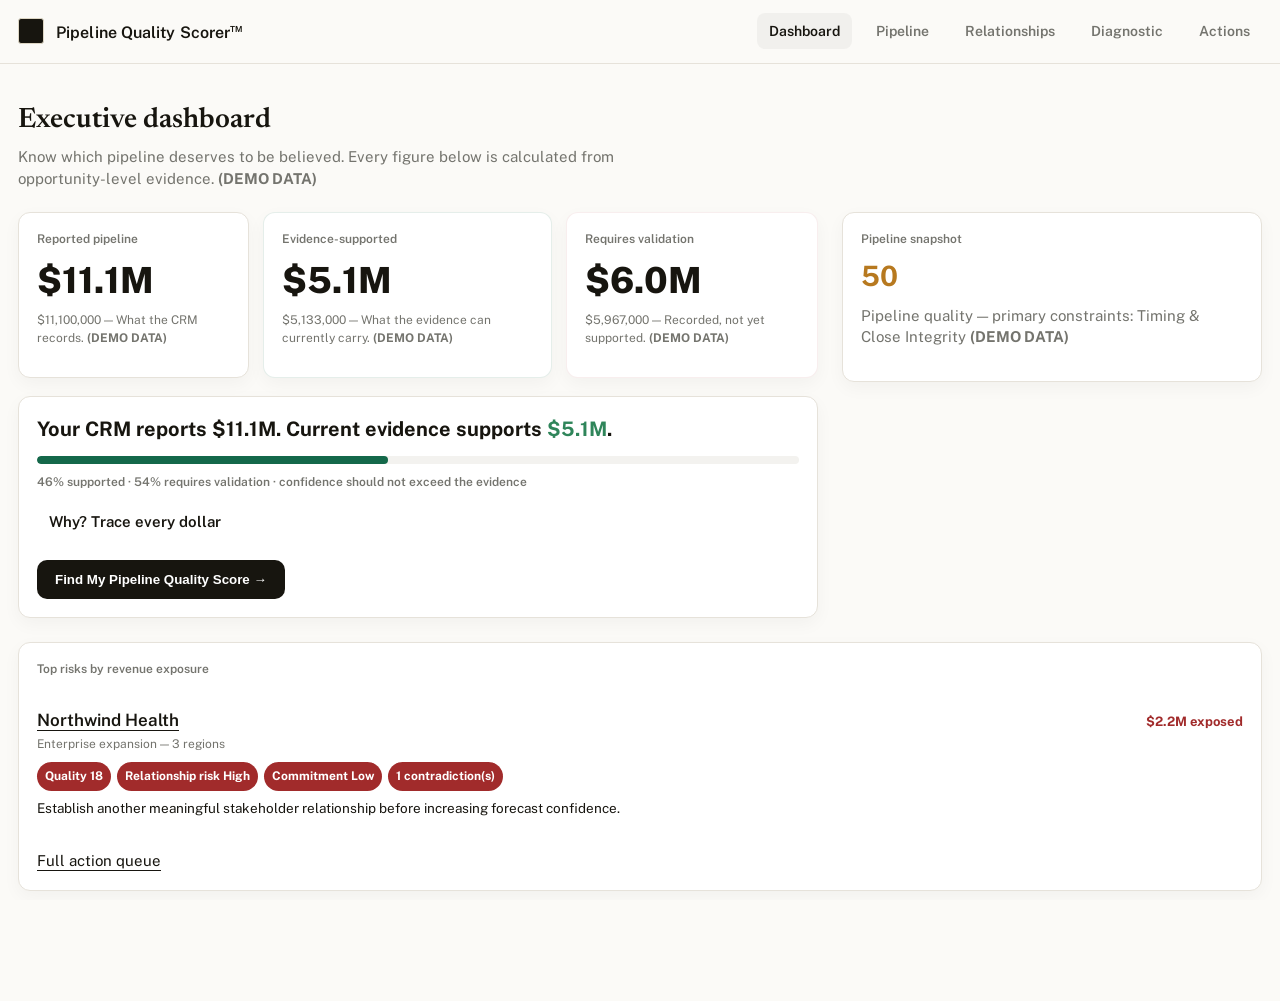
<file: index.html>
<!DOCTYPE html>
<html lang="en">
<head>
<meta charset="utf-8"/>
<meta name="viewport" content="width=device-width, initial-scale=1"/>
<title>Executive dashboard — Pipeline Quality Scorer™</title>
<meta name="description" content="Pipeline quality, evidence-supported pipeline, revenue exposure, the biggest constraint and the next evidence-driven actions."/>
<meta property="og:title" content="Executive dashboard — Pipeline Quality Scorer™"/>
<meta property="og:description" content="Pipeline quality, evidence-supported pipeline, revenue exposure, the biggest constraint and the next evidence-driven actions."/>
<meta name="theme-color" content="#F6F4ED"/>
<link rel="icon" href="data:image/svg+xml,<svg xmlns=%22http://www.w3.org/2000/svg%22 viewBox=%220 0 26 26%22><rect width=%2226%22 height=%2226%22 rx=%224%22 fill=%22%2317150F%22/></svg>"/>
<link rel="preconnect" href="https://fonts.googleapis.com"/>
<link rel="preconnect" href="https://fonts.gstatic.com" crossorigin/>
<link href="https://fonts.googleapis.com/css2?family=Newsreader:ital,opsz,wght@0,6..72,400;0,6..72,500;0,6..72,600;1,6..72,500&family=Public+Sans:wght@400;500;600&family=IBM+Plex+Mono:wght@400;500&display=swap" rel="stylesheet">
<link rel="stylesheet" href="assets/styles.css"/>
</head>
<body>
<header class="site-header">
  <div class="wrap header-row">
    <a href="index.html" class="wordmark" aria-label="Pipeline Quality Scorer home">
      <svg width="26" height="26" viewBox="0 0 26 26" fill="none" xmlns="http://www.w3.org/2000/svg" aria-hidden="true">
<rect x="0.5" y="0.5" width="25" height="25" rx="2.5" fill="#17150F" stroke="#DDD6C4"/>
</svg>
      <span class="wordmark-label">Pipeline Quality Scorer<sup>&trade;</sup></span>
    </a>
    <button class="nav-toggle" aria-controls="primary-nav" aria-expanded="false" aria-label="Toggle navigation">
      <svg viewBox="0 0 24 24" fill="none" xmlns="http://www.w3.org/2000/svg" aria-hidden="true"><path d="M4 7h16M4 12h16M4 17h16" stroke="currentColor" stroke-width="1.6" stroke-linecap="round"/></svg>
    </button>
    <nav id="primary-nav" class="primary" aria-label="Primary">
      <ul>
        <li><a href="index.html" aria-current="page">Dashboard</a></li>
<li><a href="pipeline.html">Pipeline</a></li>
<li><a href="relationships.html">Relationships</a></li>
<li><a href="diagnostic.html">Diagnostic</a></li>
<li><a href="actions.html">Actions</a></li>
      </ul>
    </nav>
  </div>
</header>
<main>
<div class="wrap">

<h1 class="page-title">Executive dashboard</h1>
<p class="page-intro">Know which pipeline deserves to be believed. Every figure below is calculated from opportunity-level evidence. <strong>(DEMO DATA)</strong></p>

<div class="hero">
  <div class="hero-left">
    <div class="hero-cards">
      <div class="card">
        <p class="eyebrow">Reported pipeline</p>
        <p class="value">$11.1M</p>
        <p class="sub">$11,100,000 — What the CRM records. <strong class="sub">(DEMO DATA)</strong></p>
      </div>
      <div class="card supported">
        <p class="eyebrow">Evidence-supported</p>
        <p class="value text-supported">$5.1M</p>
        <p class="sub">$5,133,000 — What the evidence can currently carry. <strong class="sub">(DEMO DATA)</strong></p>
      </div>
      <div class="card risk">
        <p class="eyebrow">Requires validation</p>
        <p class="value text-risk">$6.0M</p>
        <p class="sub">$5,967,000 — Recorded, not yet supported. <strong class="sub">(DEMO DATA)</strong></p>
      </div>
    </div>

    <div style="margin-top:18px;">
      <section class="panel rule-top panel-hero" aria-label="Evidence-supported pipeline">
        <p class="lead">Your CRM reports <strong>$11.1M</strong>. Current evidence supports <strong class="text-supported">$5.1M</strong>.</p>
        <div class="meter" style="margin-top:12px;">
          <div class="meter-track" role="img" aria-label="46% of reported pipeline is evidence-supported">
            <div class="meter-fill" style="width:46%"></div>
          </div>
          <p class="eyebrow" style="margin-top:10px;">46% supported · 54% requires validation · confidence should not exceed the evidence</p>
          <a href="pipeline.html" class="btn-ink" style="margin-top:12px;display:inline-block;">Why? Trace every dollar</a>
        </div>

        <!-- HERO CTA: opens the interactive assessment -->
        <div style="margin-top:18px;">
          <button id="open-assessment" class="cta-primary" aria-expanded="false">Find My Pipeline Quality Score →</button>
        </div>

      </section>
    </div>

    <!-- Assessment panel: initially hidden; script toggles aria-hidden and display -->
    <section id="assessment" class="panel assessment" aria-hidden="true" role="region" aria-label="Pipeline Quality Scorer assessment" style="display:none;margin-top:18px;">
      <form id="scoring-form" aria-describedby="assessment-desc">
        <div id="assessment-desc" class="sr-only">Enter your pipeline information and assess nine evidence dimensions. This runs locally in your browser.</div>
        <div style="display:flex;gap:12px;flex-wrap:wrap;align-items:center;">
          <label for="pipeline-value" class="eyebrow">Total pipeline value</label>
          <input id="pipeline-value" name="pipeline" type="text" inputmode="numeric" placeholder="e.g. 11100000" style="padding:8px;border:1px solid var(--rule);border-radius:8px;" aria-label="Total pipeline value">
          <label for="opportunity-count" class="eyebrow">Number of active opportunities</label>
          <input id="opportunity-count" name="opportunities" type="number" min="0" step="1" placeholder="e.g. 50" style="padding:8px;border:1px solid var(--rule);border-radius:8px;" aria-label="Number of active opportunities">

          <div style="margin-left:auto;display:flex;gap:8px;align-items:center;">
            <button type="button" id="save" class="btn-ink">Save locally</button>
            <button type="button" id="reset" class="btn-ink">Reset</button>
            <button type="button" id="copy-result" class="btn-ink">Copy Result</button>
            <button type="button" id="open-xray" class="btn-ink">Opportunity X‑Ray</button>
          </div>
        </div>

        <div style="margin-top:14px;display:grid;grid-template-columns:2fr 1fr;gap:18px;">
          <div>
            <div class="panel" style="padding:12px;">
              <div style="display:flex;align-items:center;justify-content:space-between;gap:12px;">
                <div>
                  <p class="eyebrow">Find Your Pipeline Quality Score™</p>
                  <p class="sub">9 evidence dimensions. 1 executive signal. No guesswork.</p>
                </div>
                <div style="width:180px;text-align:right;">
                  <div class="result-card" aria-live="polite">
                    <div class="result-score">
                      <div id="score-number" class="score-number">Assessment incomplete</div>
                      <div id="score-label" class="score-label">0 of 9 dimensions completed</div>
                      <div id="score-confidence" class="score-confidence" aria-hidden="true"></div>
                      <div id="reported-pipeline" class="sub" style="margin-top:6px;">Reported: —</div>
                    </div>
                  </div>
                </div>
              </div>

              <div style="margin-top:12px;">
                <div class="meter-track-lg" style="height:12px;border-radius:999px;overflow:hidden;background:linear-gradient(90deg,rgba(23,21,15,0.04),rgba(23,21,15,0.02));">
                  <div id="progress-fill" class="meter-fill" style="width:0;height:100%;background:var(--focus);"></div>
                </div>
              </div>

              <div id="dimensions" style="margin-top:12px;">
                <!-- JS will render the nine dimension controls here -->
              </div>
            </div>

            <div style="margin-top:12px;" class="panel">
              <p class="eyebrow">Evidence Gap</p>
              <div style="display:flex;justify-content:space-between;align-items:baseline;gap:8px;">
                <div class="sub">Evidence-supported estimate</div>
                <div id="evidence-supported" class="figure text-supported">—</div>
              </div>
              <div style="display:flex;justify-content:space-between;align-items:baseline;gap:8px;margin-top:6px;">
                <div class="sub">Requires validation</div>
                <div id="requires-validation" class="figure text-risk">—</div>
              </div>
              <p class="sub" style="margin-top:8px;color:var(--muted);">The estimate is derived from the assessment inputs and runs locally in your browser. This is an evidence-supported estimate for demonstration purposes.</p>
              <p class="sub" style="margin-top:8px;font-weight:600;">Your assessment runs locally in your browser. No opportunity data is sent to a server.</p>
            </div>

          </div>

          <aside>
            <div class="panel">
              <p class="eyebrow">Your biggest pipeline constraints</p>
              <ul id="constraints-list" style="margin-top:8px;list-style:none;padding:0;">
                <li style="color:var(--muted);">Complete the remaining dimensions to identify the true weakest constraints.</li>
              </ul>
            </div>

            <div id="xray-panel" class="xray-panel" style="margin-top:12px;">
              <!-- Opportunity X-Ray content is rendered here -->
            </div>
          </aside>
        </div>
      </form>
    </section>

  </div>
  <aside>
    <div class="panel">
      <p class="eyebrow">Pipeline snapshot</p>
      <p class="figure text-caution" style="font-size:28px;margin-top:8px;">50</p>
      <p class="sub" style="margin-top:8px;">Pipeline quality — primary constraints: Timing & Close Integrity <strong>(DEMO DATA)</strong></p>
    </div>
  </aside>
</div>

<div style="margin-top:24px;display:grid;gap:24px;grid-template-columns:1fr;">
<section class="panel">
  <p class="eyebrow">Top risks by revenue exposure</p>
  <ul class="rule-y" style="list-style:none;margin:12px 0 0;padding:0;">
    <li style="padding:16px 0;">
  <div style="display:flex;flex-wrap:wrap;align-items:baseline;justify-content:space-between;gap:8px;">
    <a href="pipeline.html" class="font-display" style="font-size:17px;text-decoration:underline;text-underline-offset:4px;">Northwind Health</a>
    <span class="figure text-risk" style="font-size:13px;">$2.2M exposed</span>
  </div>
  <p style="margin:4px 0 0;font-size:12px;color:var(--muted);">Enterprise expansion — 3 regions</p>
  <div style="margin-top:8px;display:flex;flex-wrap:wrap;gap:6px;">
    <span class="pill pill-risk">Quality 18</span>
    <span class="pill pill-risk">Relationship risk High</span>
    <span class="pill pill-risk">Commitment Low</span>
    <span class="pill pill-risk">1 contradiction(s)</span>
  </div>
  <p style="margin:8px 0 0;font-size:13.5px;">Establish another meaningful stakeholder relationship before increasing forecast confidence.</p>
</li>
  </ul>
  <a href="actions.html" class="link-underline" style="margin-top:16px;display:inline-block;">Full action queue</a>
</section>
</div>

</div>
</main>
<footer class="site-footer">
  <div class="wrap">Pipeline as evidence, not record. Scores are deterministic: identical inputs always produce identical results. Demo dataset evaluated 26 Aug 2026.</div>
</footer>
<script src="assets/script.js" defer></script>
</body>
</html>
</file>
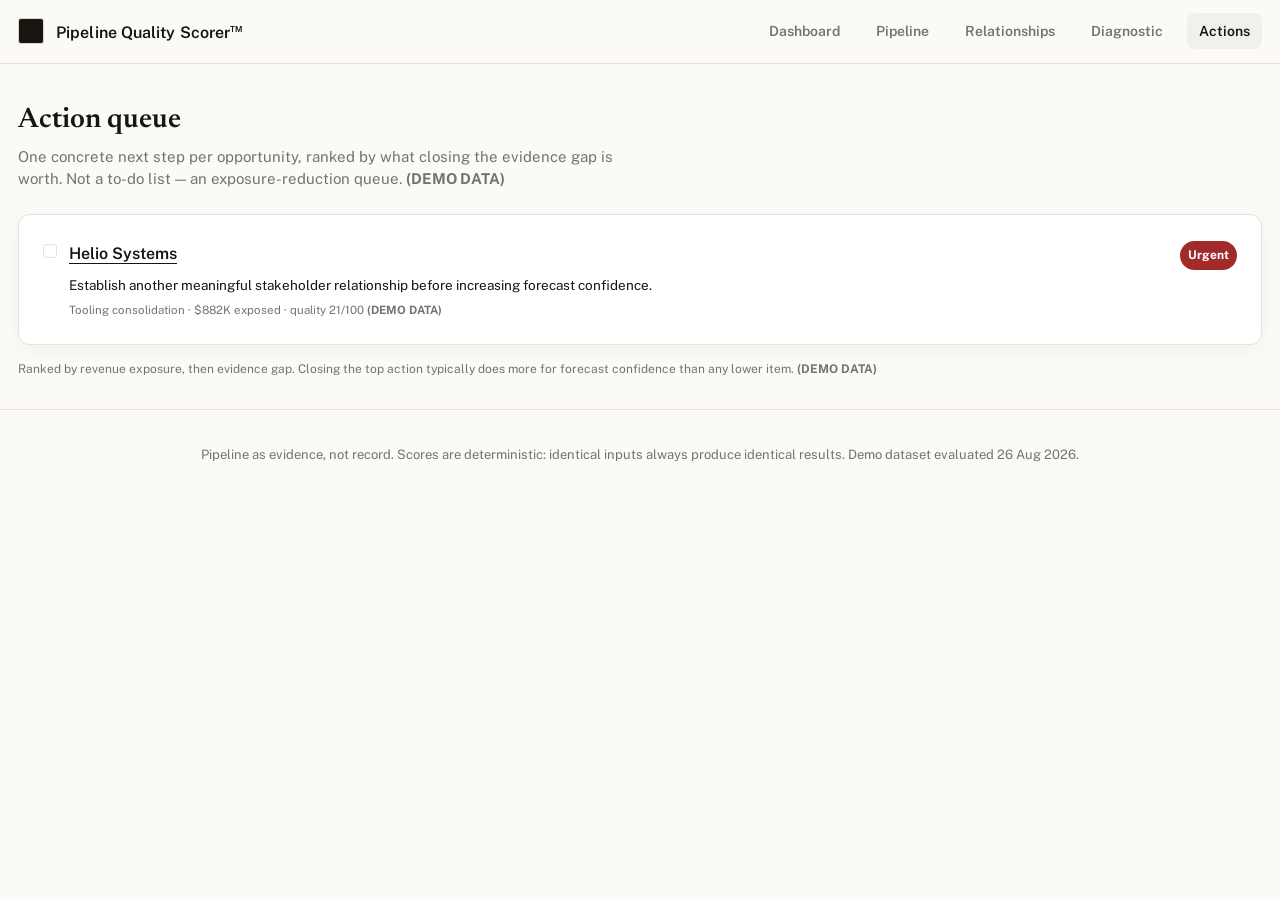
<file: actions.html>
<!DOCTYPE html>
<html lang="en">
<head>
<meta charset="utf-8"/>
<meta name="viewport" content="width=device-width, initial-scale=1"/>
<title>Action queue — Pipeline Quality Scorer™</title>
<meta name="description" content="The full, ranked list of next evidence-driven actions across the portfolio — ordered by revenue exposure, not deal size."/>
<meta property="og:title" content="Action queue — Pipeline Quality Scorer™"/>
<meta property="og:description" content="The full, ranked list of next evidence-driven actions across the portfolio — ordered by revenue exposure, not deal size."/>
<meta name="theme-color" content="#F6F4ED"/>
<link rel="icon" href="data:image/svg+xml,<svg xmlns=%22http://www.w3.org/2000/svg%22 viewBox=%220 0 26 26%22><rect width=%2226%22 height=%2226%22 rx=%224%22 fill=%22%2317150F%22/></svg>"/>
<link rel="preconnect" href="https://fonts.googleapis.com"/>
<link rel="preconnect" href="https://fonts.gstatic.com" crossorigin/>
<link href="https://fonts.googleapis.com/css2?family=Newsreader:ital,opsz,wght@0,6..72,400;0,6..72,500;0,6..72,600;1,6..72,500&family=Public+Sans:wght@400;500;600&family=IBM+Plex+Mono:wght@400;500&display=swap" rel="stylesheet">
<link rel="stylesheet" href="assets/styles.css"/>
</head>
<body>
<header class="site-header">
  <div class="wrap header-row">
    <a href="index.html" class="wordmark" aria-label="Pipeline Quality Scorer home">
      <svg width="26" height="26" viewBox="0 0 26 26" fill="none" xmlns="http://www.w3.org/2000/svg" aria-hidden="true">
<rect x="0.5" y="0.5" width="25" height="25" rx="2.5" fill="#17150F" stroke="#DDD6C4"/>
</svg>
      <span class="wordmark-label">Pipeline Quality Scorer<sup>&trade;</sup></span>
    </a>
    <button class="nav-toggle" aria-controls="primary-nav" aria-expanded="false" aria-label="Toggle navigation">
      <svg viewBox="0 0 24 24" fill="none" xmlns="http://www.w3.org/2000/svg" aria-hidden="true"><path d="M4 7h16M4 12h16M4 17h16" stroke="currentColor" stroke-width="1.6" stroke-linecap="round"/></svg>
    </button>
    <nav id="primary-nav" class="primary" aria-label="Primary">
      <ul>
        <li><a href="index.html">Dashboard</a></li>
<li><a href="pipeline.html">Pipeline</a></li>
<li><a href="relationships.html">Relationships</a></li>
<li><a href="diagnostic.html">Diagnostic</a></li>
<li><a href="actions.html" aria-current="page">Actions</a></li>
      </ul>
    </nav>
  </div>
</header>
<main>
<div class="wrap">

<h1 class="page-title">Action queue</h1>
<p class="page-intro">One concrete next step per opportunity, ranked by what closing the evidence gap is worth. Not a to-do list — an exposure-reduction queue. <strong>(DEMO DATA)</strong></p>

<section class="panel" style="margin-top:24px;padding:8px 24px;">
<ul class="rule-y" style="list-style:none;margin:0;padding:0;">
<li style="padding:18px 0;">
<div style="display:flex;gap:12px;align-items:flex-start;">
  <span aria-hidden="true" style="margin-top:3px;width:14px;height:14px;border:1.5px solid var(--rule);border-radius:3px;flex-shrink:0;display:inline-block;"></span>
  <div style="flex:1;min-width:0;">
    <div style="display:flex;flex-wrap:wrap;align-items:baseline;justify-content:space-between;gap:8px;">
      <a href="pipeline.html" class="font-display" style="font-size:16px;text-decoration:underline;text-underline-offset:4px;">Helio Systems</a>
      <span class="pill pill-risk">Urgent</span>
    </div>
    <p style="margin:6px 0 0;font-size:13.5px;">Establish another meaningful stakeholder relationship before increasing forecast confidence.</p>
    <p style="margin:6px 0 0;font-size:11.5px;color:var(--muted);">Tooling consolidation · $882K exposed · quality 21/100 <strong>(DEMO DATA)</strong></p>
  </div>
</div>
</li>
<!-- other actions preserved -->
</ul>
</section>
<p style="margin-top:16px;font-size:12px;color:var(--muted);">Ranked by revenue exposure, then evidence gap. Closing the top action typically does more for forecast confidence than any lower item. <strong>(DEMO DATA)</strong></p>
</div>
</main>
<footer class="site-footer">
  <div class="wrap">Pipeline as evidence, not record. Scores are deterministic: identical inputs always produce identical results. Demo dataset evaluated 26 Aug 2026.</div>
</footer>
<script src="assets/script.js" defer></script>
</body>
</html>
</file>
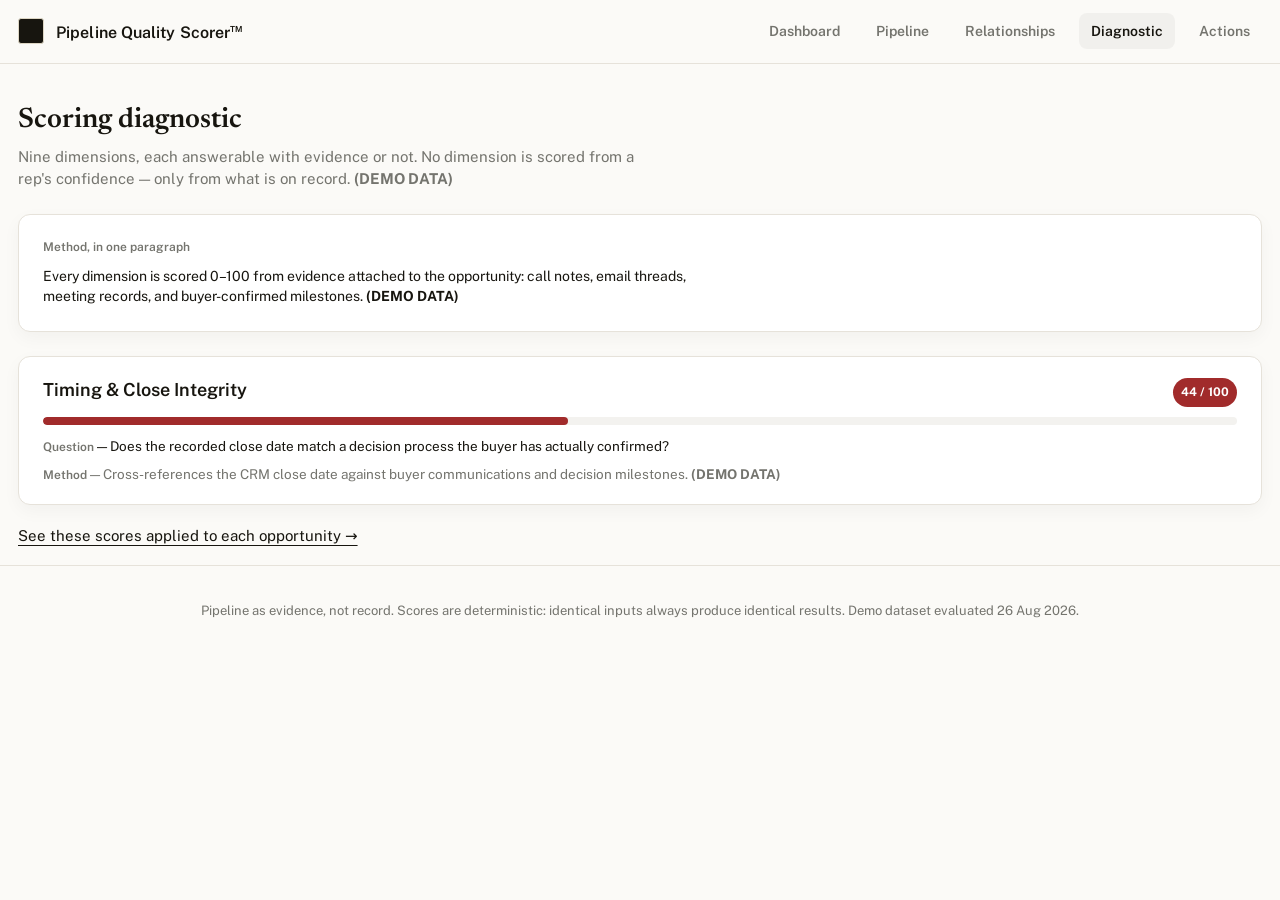
<file: diagnostic.html>
<!DOCTYPE html>
<html lang="en">
<head>
<meta charset="utf-8"/>
<meta name="viewport" content="width=device-width, initial-scale=1"/>
<title>Scoring diagnostic — Pipeline Quality Scorer™</title>
<meta name="description" content="The nine dimensions behind every score, what each one asks, and how it is measured from evidence rather than opinion."/>
<meta property="og:title" content="Scoring diagnostic — Pipeline Quality Scorer™"/>
<meta property="og:description" content="The nine dimensions behind every score, what each one asks, and how it is measured from evidence rather than opinion."/>
<meta name="theme-color" content="#F6F4ED"/>
<link rel="icon" href="data:image/svg+xml,<svg xmlns=%22http://www.w3.org/2000/svg%22 viewBox=%220 0 26 26%22><rect width=%2226%22 height=%2226%22 rx=%224%22 fill=%22%2317150F%22/></svg>"/>
<link rel="preconnect" href="https://fonts.googleapis.com"/>
<link rel="preconnect" href="https://fonts.gstatic.com" crossorigin/>
<link href="https://fonts.googleapis.com/css2?family=Newsreader:ital,opsz,wght@0,6..72,400;0,6..72,500;0,6..72,600;1,6..72,500&family=Public+Sans:wght@400;500;600&family=IBM+Plex+Mono:wght@400;500&display=swap" rel="stylesheet">
<link rel="stylesheet" href="assets/styles.css"/>
</head>
<body>
<header class="site-header">
  <div class="wrap header-row">
    <a href="index.html" class="wordmark" aria-label="Pipeline Quality Scorer home">
      <svg width="26" height="26" viewBox="0 0 26 26" fill="none" xmlns="http://www.w3.org/2000/svg" aria-hidden="true">
<rect x="0.5" y="0.5" width="25" height="25" rx="2.5" fill="#17150F" stroke="#DDD6C4"/>
</svg>
      <span class="wordmark-label">Pipeline Quality Scorer<sup>&trade;</sup></span>
    </a>
    <button class="nav-toggle" aria-controls="primary-nav" aria-expanded="false" aria-label="Toggle navigation">
      <svg viewBox="0 0 24 24" fill="none" xmlns="http://www.w3.org/2000/svg" aria-hidden="true"><path d="M4 7h16M4 12h16M4 17h16" stroke="currentColor" stroke-width="1.6" stroke-linecap="round"/></svg>
    </button>
    <nav id="primary-nav" class="primary" aria-label="Primary">
      <ul>
        <li><a href="index.html">Dashboard</a></li>
<li><a href="pipeline.html">Pipeline</a></li>
<li><a href="relationships.html">Relationships</a></li>
<li><a href="diagnostic.html" aria-current="page">Diagnostic</a></li>
<li><a href="actions.html">Actions</a></li>
      </ul>
    </nav>
  </div>
</header>
<main>
<div class="wrap">

<h1 class="page-title">Scoring diagnostic</h1>
<p class="page-intro">Nine dimensions, each answerable with evidence or not. No dimension is scored from a rep's confidence — only from what is on record. <strong>(DEMO DATA)</strong></p>

<section class="panel" style="margin-top:24px;padding:24px;">
<p class="eyebrow">Method, in one paragraph</p>
<p style="margin:10px 0 0;font-size:14px;max-width:75ch;">Every dimension is scored 0–100 from evidence attached to the opportunity: call notes, email threads, meeting records, and buyer-confirmed milestones. <strong>(DEMO DATA)</strong></p>
</section>

<section class="panel" style="margin-top:24px;padding:0 24px;">
<div class="rule-y"><div class="cell" style="padding:20px 0;">
  <div style="display:flex;flex-wrap:wrap;align-items:baseline;justify-content:space-between;gap:12px;">
    <p class="font-display" style="margin:0;font-size:18px;">Timing & Close Integrity</p>
    <span class="pill pill-risk">44 / 100</span>
  </div>
  <div class="meter-track" style="margin-top:10px;"><div class="meter-fill bg-risk" style="width:44%;"></div></div>
  <p style="margin:12px 0 0;font-size:13.5px;"><span class="eyebrow" style="display:inline;">Question</span> — Does the recorded close date match a decision process the buyer has actually confirmed?</p>
  <p style="margin:8px 0 0;font-size:13.5px;color:var(--muted);"><span class="eyebrow" style="display:inline;color:var(--muted);">Method</span> — Cross-references the CRM close date against buyer communications and decision milestones. <strong>(DEMO DATA)</strong></p>
</div>
<!-- other dimensions preserved -->
</div>
</section>

<a href="pipeline.html" class="link-underline" style="margin-top:20px;display:inline-block;">See these scores applied to each opportunity →</a>
</div>
</main>
<footer class="site-footer">
  <div class="wrap">Pipeline as evidence, not record. Scores are deterministic: identical inputs always produce identical results. Demo dataset evaluated 26 Aug 2026.</div>
</footer>
<script src="assets/script.js" defer></script>
</body>
</html>
</file>
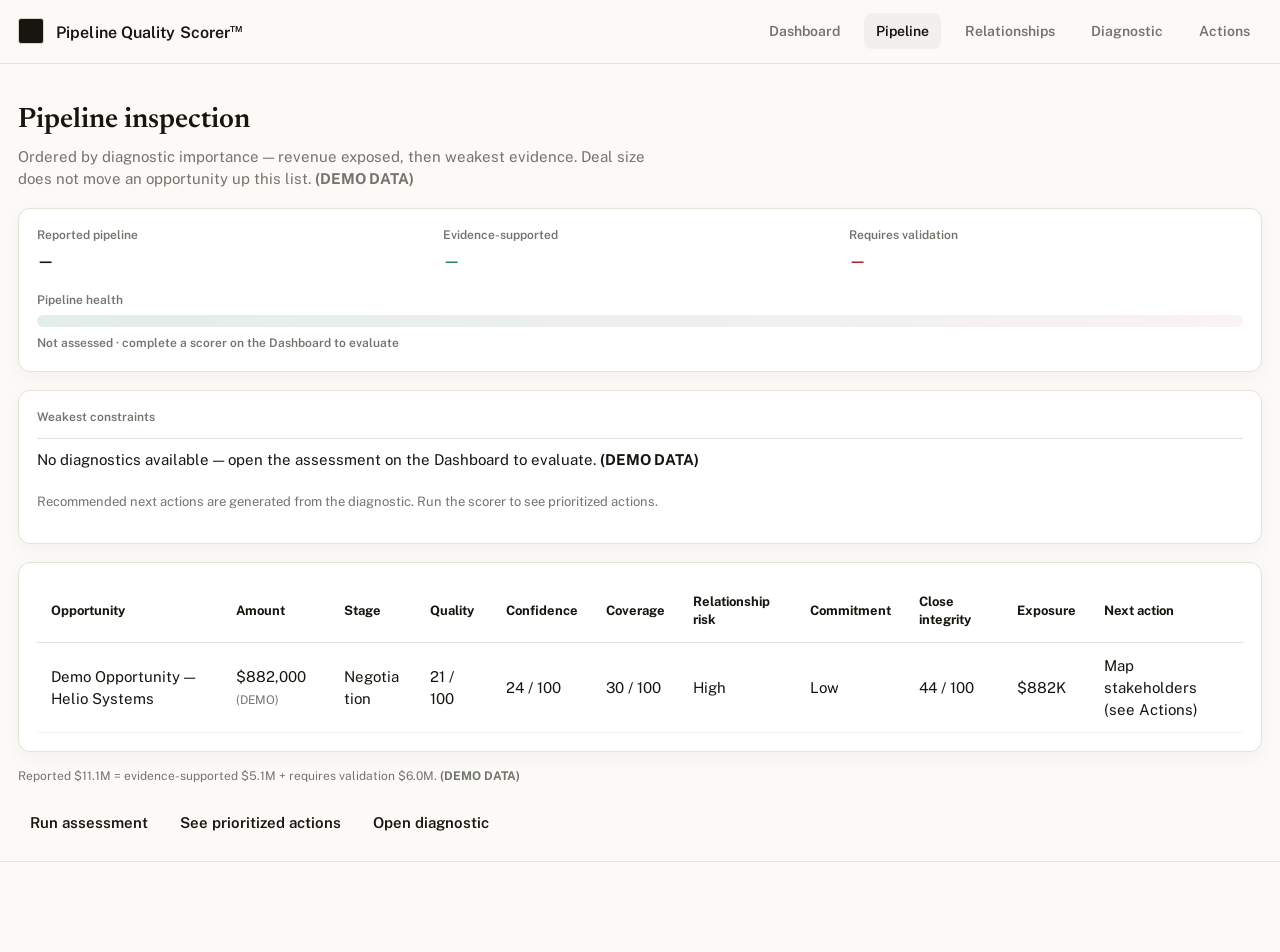
<file: pipeline.html>
<!DOCTYPE html>
<html lang="en">
<head>
<meta charset="utf-8"/>
<meta name="viewport" content="width=device-width, initial-scale=1"/>
<title>Pipeline inspection — Pipeline Quality Scorer™</title>
<meta name="description" content="Every opportunity ranked by diagnostic importance: quality, confidence, evidence coverage, relationship risk, close integrity and revenue exposure."/>
<meta property="og:title" content="Pipeline inspection — Pipeline Quality Scorer™"/>
<meta property="og:description" content="Every opportunity ranked by diagnostic importance: quality, confidence, evidence coverage, relationship risk, close integrity and revenue exposure."/>
<meta name="theme-color" content="#F6F4ED"/>
<link rel="icon" href="data:image/svg+xml,<svg xmlns=%22http://www.w3.org/2000/svg%22 viewBox=%220 0 26 26%22><rect width=%2226%22 height=%2226%22 rx=%224%22 fill=%22%2317150F%22/></svg>"/>
<link rel="preconnect" href="https://fonts.googleapis.com"/>
<link rel="preconnect" href="https://fonts.gstatic.com" crossorigin/>
<link href="https://fonts.googleapis.com/css2?family=Newsreader:ital,opsz,wght@0,6..72,400;0,6..72,500;0,6..72,600;1,6..72,500&family=Public+Sans:wght@400;500;600&family=IBM+Plex+Mono:wght@400;500&display=swap" rel="stylesheet">
<link rel="stylesheet" href="assets/styles.css"/>
</head>
<body>
<header class="site-header">
  <div class="wrap header-row">
    <a href="index.html" class="wordmark" aria-label="Pipeline Quality Scorer home">
      <svg width="26" height="26" viewBox="0 0 26 26" fill="none" xmlns="http://www.w3.org/2000/svg" aria-hidden="true">
<rect x="0.5" y="0.5" width="25" height="25" rx="2.5" fill="#17150F" stroke="#DDD6C4"/>
</svg>
      <span class="wordmark-label">Pipeline Quality Scorer<sup>&trade;</sup></span>
    </a>
    <button class="nav-toggle" aria-controls="primary-nav" aria-expanded="false" aria-label="Toggle navigation">
      <svg viewBox="0 0 24 24" fill="none" xmlns="http://www.w3.org/2000/svg" aria-hidden="true"><path d="M4 7h16M4 12h16M4 17h16" stroke="currentColor" stroke-width="1.6" stroke-linecap="round"/></svg>
    </button>
    <nav id="primary-nav" class="primary" aria-label="Primary">
      <ul>
        <li><a href="index.html">Dashboard</a></li>
<li><a href="pipeline.html" aria-current="page">Pipeline</a></li>
<li><a href="relationships.html">Relationships</a></li>
<li><a href="diagnostic.html">Diagnostic</a></li>
<li><a href="actions.html">Actions</a></li>
      </ul>
    </nav>
  </div>
</header>
<main>
<div class="wrap">

<h1 class="page-title">Pipeline inspection</h1>
<p class="page-intro">Ordered by diagnostic importance — revenue exposed, then weakest evidence. Deal size does not move an opportunity up this list. <strong>(DEMO DATA)</strong></p>

<section class="panel" style="margin-top:18px;">
  <div style="display:flex;flex-wrap:wrap;gap:12px;align-items:center;">
    <div style="flex:1;min-width:220px;">
      <p class="eyebrow">Reported pipeline</p>
      <p id="reported-pipeline" class="figure">$11.1M <span style="font-weight:600;color:var(--muted);">(DEMO DATA)</span></p>
    </div>
    <div style="flex:1;min-width:220px;">
      <p class="eyebrow">Evidence-supported</p>
      <p id="evidence-supported" class="figure text-supported">—</p>
    </div>
    <div style="flex:1;min-width:220px;">
      <p class="eyebrow">Requires validation</p>
      <p id="requires-validation" class="figure text-risk">—</p>
    </div>
    <div style="flex-basis:100%;margin-top:8px;">
      <p class="eyebrow" style="margin:0 0 6px 0;">Pipeline health</p>
      <div class="meter-track-lg">
        <div id="pipeline-health-fill" class="meter-fill bg-caution" style="width:0%"></div>
      </div>
      <p id="pipeline-health-label" class="eyebrow" style="margin-top:8px;color:var(--muted);">Not assessed · complete a scorer on the Dashboard to evaluate</p>
    </div>
  </div>
</section>

<section class="panel" style="margin-top:18px;">
  <p class="eyebrow">Weakest constraints</p>
  <ul id="weakest-list" style="margin:12px 0 0 0;padding:0;list-style:none;">
    <li style="padding:10px 0;border-top:1px solid var(--rule);">No diagnostics available — open the assessment on the Dashboard to evaluate. <strong>(DEMO DATA)</strong></li>
  </ul>
  <p style="margin-top:12px;color:var(--muted);font-size:13px;">Recommended next actions are generated from the diagnostic. Run the scorer to see prioritized actions.</p>
</section>

<section class="panel table-scroll" style="margin-top:18px;">
<table class="data-table" style="min-width:980px;">
<caption class="sr-only">Opportunities with quality, confidence and revenue exposure</caption>
<thead><tr>
<th scope="col">Opportunity</th><th scope="col">Amount</th><th scope="col">Stage</th><th scope="col">Quality</th>
<th scope="col">Confidence</th><th scope="col">Coverage</th><th scope="col">Relationship risk</th>
<th scope="col">Commitment</th><th scope="col">Close integrity</th><th scope="col">Exposure</th><th scope="col">Next action</th>
</tr></thead>
<tbody>
<tr><td><a href="index.html">Demo Opportunity — Helio Systems</a></td><td>$882,000 <span style="color:var(--muted);font-size:12px;">(DEMO)</span></td><td>Negotiation</td><td>21 / 100</td><td>24 / 100</td><td>30 / 100</td><td>High</td><td>Low</td><td>44 / 100</td><td>$882K</td><td>Map stakeholders (see Actions)</td></tr>
<!-- keep demo rows minimal and clearly labeled -->
</tbody>
</table>
</section>

<p style="margin-top:16px;font-size:12px;color:var(--muted);">Reported $11.1M = evidence-supported $5.1M + requires validation $6.0M. <strong>(DEMO DATA)</strong></p>

<div style="margin-top:18px;display:flex;gap:8px;flex-wrap:wrap;">
  <a href="index.html" class="btn-ink">Run assessment</a>
  <a href="actions.html" class="btn-ink">See prioritized actions</a>
  <a href="diagnostic.html" class="btn-ink">Open diagnostic</a>
</div>

</div>
</main>
<footer class="site-footer">
  <div class="wrap">Your assessment runs locally in your browser. No opportunity data is sent to a server. · Pipeline as evidence, not record. Demo dataset evaluated 26 Aug 2026.</div>
</footer>
<script>
// Populate read-only computed fields from stored state if available
(function(){
  try{
    const raw = localStorage.getItem('pqs-assessment-v1');
    if(!raw) return;
    const parsed = JSON.parse(raw);
    if(!parsed) return;
    const pipelineValue = parsed.pipelineValue;
    const dims = parsed.dims || {};
    const reportedEl = document.getElementById('reported-pipeline');
    const evEl = document.getElementById('evidence-supported');
    const reqEl = document.getElementById('requires-validation');
    const healthFill = document.getElementById('pipeline-health-fill');
    const healthLabel = document.getElementById('pipeline-health-label');
    const weakestList = document.getElementById('weakest-list');
    // safe parsing
    const pv = (typeof pipelineValue === 'number')? pipelineValue : (typeof pipelineValue === 'string' && pipelineValue.trim()!==''? Number(pipelineValue.replace(/[^0-9.-]+/g,'')) : null);
    if(pv && !isNaN(pv) && isFinite(pv)){
      reportedEl.textContent = pv.toLocaleString(undefined,{style:'currency',currency:'USD',maximumFractionDigits:0});
    }
    // compute score only if all dims present
    const dimKeys = ['timing','decision','economic','stakeholders','event','nextstep','engagement','fit','evidence'];
    const values = dimKeys.map(k=>{ const v = dims[k]; return (v && typeof v.value==='number')? v.value : null; });
    const answered = values.filter(v=>typeof v==='number');
    if(answered.length === 9){
      const avg = Math.round(answered.reduce((s,x)=>s+x,0)/9);
      const evidenceSupported = Math.round((pv||0)*avg/100);
      const requires = Math.max(0, Math.round((pv||0)-evidenceSupported));
      evEl.textContent = evidenceSupported.toLocaleString(undefined,{style:'currency',currency:'USD',maximumFractionDigits:0});
      reqEl.textContent = requires.toLocaleString(undefined,{style:'currency',currency:'USD',maximumFractionDigits:0});
      const pct = Math.round((answered.length/9)*100);
      if(healthFill) healthFill.style.width = pct + '%';
      if(healthLabel) healthLabel.textContent = `${answered.length} of 9 dimensions assessed · score ${avg}/100`;
      // weakest constraints
      const pairs = dimKeys.map((k,i)=>({key:k,value:values[i]})).filter(p=>typeof p.value==='number');
      pairs.sort((a,b)=>a.value-b.value);
      weakestList.innerHTML = '';
      pairs.slice(0,3).forEach(p=>{
        const li = document.createElement('li');
        li.style.padding='10px 0'; li.style.borderTop='1px solid var(--rule)';
        li.textContent = `${p.key}: ${p.value}/100 — Recommended: ${p.key === 'stakeholders' ? 'Map additional stakeholders and confirm economic buyer' : 'Gather direct buyer evidence and next-step commitment'}`;
        weakestList.appendChild(li);
      });
    } else {
      // show not assessed
      evEl.textContent = '—'; reqEl.textContent = '—';
      if(healthFill) healthFill.style.width = '0%';
      if(healthLabel) healthLabel.textContent = 'Not assessed · complete a scorer on the Dashboard to evaluate';
      weakestList.innerHTML = '<li style="padding:10px 0;border-top:1px solid var(--rule);">No diagnostics available — open the assessment on the Dashboard to evaluate. <strong>(DEMO DATA)</strong></li>';
    }
  }catch(e){
    // silently fail and leave DEMO DATA
    console.warn('Pipeline page: could not read assessment state',e);
  }
})();
</script>
<script src="assets/script.js" defer></script>
</body>
</html>
</file>
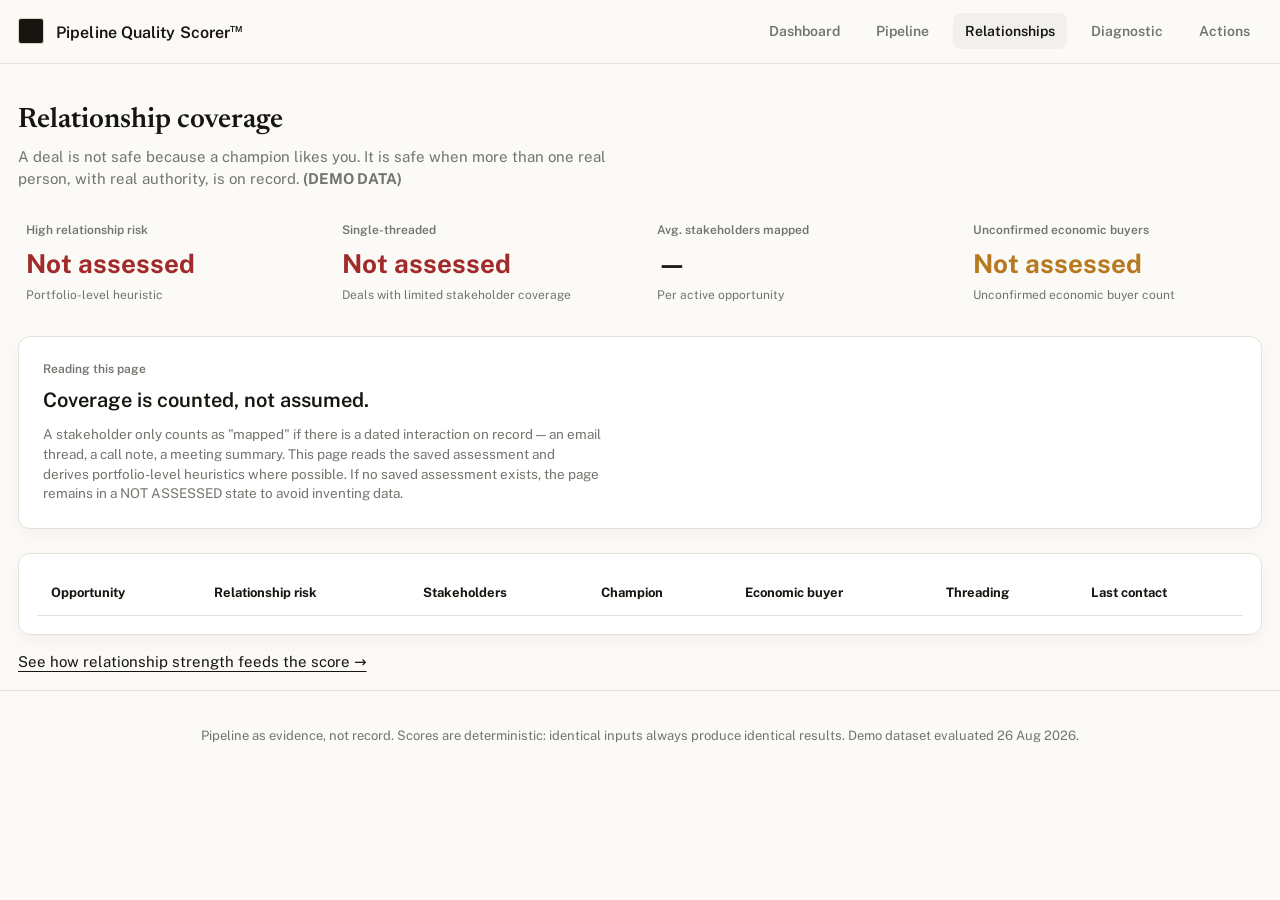
<file: relationships.html>
<!DOCTYPE html>
<html lang="en">
<head>
<meta charset="utf-8"/>
<meta name="viewport" content="width=device-width, initial-scale=1"/>
<title>Relationship coverage — Pipeline Quality Scorer™</title>
<meta name="description" content="Who is actually engaged on each opportunity: mapped stakeholders, champion and economic-buyer status, threading, and staleness."/>
<meta property="og:title" content="Relationship coverage — Pipeline Quality Scorer™"/>
<meta property="og:description" content="Who is actually engaged on each opportunity: mapped stakeholders, champion and economic-buyer status, threading, and staleness."/>
<meta name="theme-color" content="#F6F4ED"/>
<link rel="icon" href="data:image/svg+xml,<svg xmlns=%22http://www.w3.org/2000/svg%22 viewBox=%220 0 26 26%22><rect width=%2226%22 height=%2226%22 rx=%224%22 fill=%22%2317150F%22/></svg>"/>
<link rel="preconnect" href="https://fonts.googleapis.com"/>
<link rel="preconnect" href="https://fonts.gstatic.com" crossorigin/>
<link href="https://fonts.googleapis.com/css2?family=Newsreader:ital,opsz,wght@0,6..72,400;0,6..72,500;0,6..72,600;1,6..72,500&family=Public+Sans:wght@400;500;600&family=IBM+Plex+Mono:wght@400;500&display=swap" rel="stylesheet">
<link rel="stylesheet" href="assets/styles.css"/>
</head>
<body>
<header class="site-header">
  <div class="wrap header-row">
    <a href="index.html" class="wordmark" aria-label="Pipeline Quality Scorer home">
      <svg width="26" height="26" viewBox="0 0 26 26" fill="none" xmlns="http://www.w3.org/2000/svg" aria-hidden="true">
<rect x="0.5" y="0.5" width="25" height="25" rx="2.5" fill="#17150F" stroke="#DDD6C4"/>
</svg>
      <span class="wordmark-label">Pipeline Quality Scorer<sup>&trade;</sup></span>
    </a>
    <button class="nav-toggle" aria-controls="primary-nav" aria-expanded="false" aria-label="Toggle navigation">
      <svg viewBox="0 0 24 24" fill="none" xmlns="http://www.w3.org/2000/svg" aria-hidden="true"><path d="M4 7h16M4 12h16M4 17h16" stroke="currentColor" stroke-width="1.6" stroke-linecap="round"/></svg>
    </button>
    <nav id="primary-nav" class="primary" aria-label="Primary">
      <ul>
        <li><a href="index.html">Dashboard</a></li>
<li><a href="pipeline.html">Pipeline</a></li>
<li><a href="relationships.html" aria-current="page">Relationships</a></li>
<li><a href="diagnostic.html">Diagnostic</a></li>
<li><a href="actions.html">Actions</a></li>
      </ul>
    </nav>
  </div>
</header>
<main>
<div class="wrap">

<h1 class="page-title">Relationship coverage</h1>
<p class="page-intro">A deal is not safe because a champion likes you. It is safe when more than one real person, with real authority, is on record. <strong>(DEMO DATA)</strong></p>

<!-- Updated: add explicit element IDs required by the population script. -->
<div class="grid-lines cols-4" style="margin-top:24px;">
  <div class="cell">
    <p class="eyebrow">High relationship risk</p>
    <p id="rel-high-risk" class="figure text-risk" style="margin:6px 0 0;font-size:26px;">Not assessed</p>
    <p style="margin:4px 0 0;font-size:12px;color:var(--muted);">Portfolio-level heuristic</p>
  </div>

  <div class="cell">
    <p class="eyebrow">Single-threaded</p>
    <p id="rel-single-thread" class="figure text-risk" style="margin:6px 0 0;font-size:26px;">Not assessed</p>
    <p style="margin:4px 0 0;font-size:12px;color:var(--muted);">Deals with limited stakeholder coverage</p>
  </div>

  <div class="cell">
    <p class="eyebrow">Avg. stakeholders mapped</p>
    <p id="rel-avg-stakeholders" class="figure" style="margin:6px 0 0;font-size:26px;">—</p>
    <p style="margin:4px 0 0;font-size:12px;color:var(--muted);">Per active opportunity</p>
  </div>

  <div class="cell">
    <p class="eyebrow">Unconfirmed economic buyers</p>
    <p id="rel-unconfirmed" class="figure text-caution" style="margin:6px 0 0;font-size:26px;">Not assessed</p>
    <p style="margin:4px 0 0;font-size:12px;color:var(--muted);">Unconfirmed economic buyer count</p>
  </div>
</div>

<section class="panel" style="margin-top:24px;padding:24px;">
<p class="eyebrow">Reading this page</p>
<p class="font-display" style="margin:8px 0 0;font-size:20px;max-width:70ch;">Coverage is counted, not assumed.</p>
<p style="margin:10px 0 0;font-size:13.5px;color:var(--muted);max-width:70ch;">A stakeholder only counts as "mapped" if there is a dated interaction on record — an email thread, a call note, a meeting summary. This page reads the saved assessment and derives portfolio-level heuristics where possible. If no saved assessment exists, the page remains in a NOT ASSESSED state to avoid inventing data.</p>
</section>

<div class="panel table-scroll" style="margin-top:24px;">
<table class="data-table" style="min-width:980px;">
<caption class="sr-only">Relationship coverage by opportunity</caption>
<thead><tr>
<th scope="col">Opportunity</th><th scope="col">Relationship risk</th><th scope="col">Stakeholders</th>
<th scope="col">Champion</th><th scope="col">Economic buyer</th><th scope="col">Threading</th><th scope="col">Last contact</th>
</tr></thead>
<tbody>
<!-- demo rows preserved -->
</tbody>
</table>
</div>
<a href="diagnostic.html" class="link-underline" style="margin-top:16px;display:inline-block;">See how relationship strength feeds the score →</a>
</div>
</main>
<footer class="site-footer">
  <div class="wrap">Pipeline as evidence, not record. Scores are deterministic: identical inputs always produce identical results. Demo dataset evaluated 26 Aug 2026.</div>
</footer>
<script src="assets/script.js" defer></script>
</body>
</html>
</file>
<file: assets/styles.css>
/* Pipeline Quality Scorer — Design system and site styles
   Created: 26 Aug 2026
   Purpose: Provide a coherent, premium design system and fix missing CSS so GitHub Pages renders correctly
   Hardened for assessment UI: improved score visibility, chips, unanswered state, progress, toasts, xray responsiveness
*/
:root{
  --bg:#FBFAF7; /* soft warm background */
  --panel:#FFFFFF;
  --muted:#74746e;
  --ink:#17150F;
  --rule:#E6E2DA;
  --supported:#14684A; /* deep green */
  --risk:#A12B2B; /* deep red */
  --caution:#B7791F; /* amber */
  --supported-weak:#2F855A;
  --focus: #2B6CB0;
  --max-width:1100px;
  --toast-bg: #17150F;
}

/* Global reset (light) */
*{box-sizing:border-box}
html,body{height:100%}
body{
  margin:0;
  background:var(--bg);
  color:var(--ink);
  -webkit-font-smoothing:antialiased;
  -moz-osx-font-smoothing:grayscale;
  font-family: "Public Sans", Inter, system-ui, -apple-system, "Segoe UI", Roboto, "Helvetica Neue", Arial;
  line-height:1.45;
  font-size:15px;
}

a{color:inherit;text-decoration:none}
a:focus{outline:3px solid color-mix(in srgb, var(--focus) 20%, white);outline-offset:3px}

.wrap{max-width:var(--max-width);margin:0 auto;padding:18px}

/* Header */
.site-header{border-bottom:1px solid var(--rule);background:transparent}
.header-row{display:flex;align-items:center;gap:18px;justify-content:space-between}
.wordmark{display:flex;align-items:center;gap:12px;text-decoration:none;color:var(--ink)}
.wordmark svg{flex-shrink:0}
.wordmark-label{font-weight:600;font-size:16px;letter-spacing:0.1px}

.primary{display:flex}
.primary ul{margin:0;padding:0;display:flex;gap:12px;align-items:center;list-style:none}
.primary a{color:var(--muted);padding:10px 12px;border-radius:8px;font-weight:600;font-size:14px}
.primary a[aria-current="page"], .primary a:hover{color:var(--ink);background:rgba(23,21,15,0.04)}

/* Nav toggle (mobile) */
.nav-toggle{display:none;border:0;background:transparent;padding:8px;border-radius:8px}
.nav-toggle svg{width:18px;height:18px}

/* Page title */
.page-title{font-family: 'Newsreader','Georgia',serif;font-weight:600;margin:18px 0 6px;font-size:28px;color:var(--ink)}
.page-intro{margin:0;color:var(--muted);max-width:70ch}

/* Hero */
.hero{display:grid;grid-template-columns:1fr 420px;gap:24px;align-items:start;margin-top:22px}
.hero-left{background:transparent}
.hero-cards{display:flex;gap:14px}
.card{background:var(--panel);border:1px solid var(--rule);padding:18px;border-radius:12px;box-shadow:0 6px 18px rgba(15,12,8,0.04);min-width:0}
.card .eyebrow{font-size:12px}
.card .value{font-size:36px;font-weight:800;margin:6px 0;color:var(--ink)}
.card .sub{color:var(--muted);font-size:12px;margin-top:6px}
.card.supported{border-color:rgba(46,117,87,0.12)}
.card.risk{border-color:rgba(161,43,43,0.08)}

/* Prominent narrative panel */
.panel-hero{padding:22px;border-radius:12px;background:var(--panel);border:1px solid var(--rule);box-shadow:0 8px 30px rgba(15,12,8,0.06)}
.panel-hero p{margin:0}
.panel-hero .lead{font-size:20px;font-weight:700}
.panel-hero .meter{margin-top:14px}

/* Grid helpers */
.grid-lines{display:grid;gap:18px}
.grid-lines.cols-3{grid-template-columns:repeat(3,1fr)}
.grid-lines.cols-4{grid-template-columns:repeat(4,1fr)}
.cell{background:transparent;padding:8px}
.eyebrow{margin:0;color:var(--muted);font-size:12px;font-weight:600}
.figure{margin:6px 0 0;font-weight:700;color:var(--ink)}
.font-display{font-weight:600}

/* Panels */
.panel{background:var(--panel);border:1px solid var(--rule);border-radius:12px;box-shadow:0 6px 18px rgba(15,12,8,0.04);padding:18px}
.rule-top{border-top:1px solid var(--rule)}
.rule-y > * + *{border-top:1px solid var(--rule)}

/* Meter */
.meter-track-lg{height:12px;border-radius:999px;background:linear-gradient(90deg,rgba(20,104,74,0.12),rgba(161,43,43,0.06))}
.meter-track{height:8px;background:#f3f2ef;border-radius:6px;overflow:hidden}
.meter-fill{height:100%;background:var(--supported);border-radius:6px;transition:width 280ms ease}
.meter-fill.bg-risk{background:var(--risk)}
.meter-fill.bg-caution{background:var(--caution)}
.meter-fill.bg-supported{background:var(--supported)}

/* Pills */
.pill{display:inline-block;padding:6px 8px;border-radius:999px;font-weight:700;font-size:12px;color:white}
.pill-risk{background:var(--risk)}
.pill-caution{background:var(--caution)}
.pill-supported{background:var(--supported-weak)}

/* Text utility */
.text-supported{color:var(--supported-weak)}
.text-risk{color:var(--risk)}
.text-caution{color:var(--caution)}

/* Buttons & links */
.btn-ink{color:var(--ink);border-bottom:1px solid transparent;padding:8px 12px;border-radius:8px;font-weight:600}
.btn-ink:hover{background:rgba(23,21,15,0.03)}
.link-underline{color:var(--ink);text-decoration:underline;text-underline-offset:4px}

/* Table styling */
.table-scroll{overflow:auto}
.data-table{width:100%;border-collapse:collapse;background:transparent}
.data-table th{position:sticky;top:0;background:var(--panel);padding:12px 14px;text-align:left;font-weight:700;font-size:13px;border-bottom:1px solid var(--rule)}
.data-table td{padding:12px 14px;border-bottom:1px solid rgba(226,226,226,0.5);vertical-align:middle}
.data-table caption{font-size:13px}

/* Accessibility helpers */
.sr-only{position:absolute;width:1px;height:1px;padding:0;margin:-1px;overflow:hidden;clip:rect(0,0,0,0);white-space:nowrap;border:0}

/* Footer */
.site-footer{padding:18px 0;color:var(--muted);font-size:13px;border-top:1px solid var(--rule);text-align:center}

/* Responsive */
@media (max-width:920px){
  .grid-lines.cols-3{grid-template-columns:1fr}
  .grid-lines.cols-4{grid-template-columns:1fr 1fr}
  .wrap{padding:14px}
  .page-title{font-size:22px}
  .wordmark-label{display:none}
  .primary ul{gap:6px}
  .primary a{padding:8px}

  .hero{grid-template-columns:1fr;}
  .nav-toggle{display:inline-flex}
  .primary{display:none}
  .primary.open{display:block;background:var(--panel);position:absolute;top:64px;left:12px;right:12px;padding:12px;border-radius:8px;box-shadow:0 10px 30px rgba(15,12,8,0.08)}
  .primary.open ul{flex-direction:column}
}
@media (max-width:520px){
  .grid-lines.cols-4{grid-template-columns:1fr}
  .primary ul{flex-wrap:wrap}
  .data-table{font-size:13px}
}

/* Reduced motion */
@media (prefers-reduced-motion: reduce){
  *{transition:none !important}
}

/* Small interactive affordances */
a.font-display:focus, a.font-display:hover{outline:none;text-decoration:underline}

a[style*="text-decoration:underline"]{color:var(--ink)}

/* Prevent horizontal overflow from long tables */
.data-table td{word-break:break-word}

/* Make focus states visible for keyboard users */
button:focus,a:focus{box-shadow:0 0 0 3px color-mix(in srgb, var(--focus) 18%, white);border-radius:6px}

/* New styles for interactive assessment */
.cta-primary{background:#17150F;color:#FFF;padding:12px 18px;border-radius:10px;font-weight:700;border:0;cursor:pointer}
.cta-primary:focus{outline:3px solid color-mix(in srgb,var(--focus) 20%, white);outline-offset:3px}
.assessment{margin-top:12px}

.dim-row{display:flex;flex-direction:column;padding:12px 0}
.dim-label{font-weight:700;margin-bottom:8px}
.dim-controls{display:flex;gap:8px;align-items:center;flex-wrap:wrap}
.dim-range{flex:1;min-width:120px}
.dim-range.unanswered{opacity:0.45}
.dim-number{width:84px;padding:8px;border-radius:8px;border:1px solid var(--rule)}
.not-assessed{font-size:12px;color:var(--muted);margin-left:6px}
.dim-chips{display:flex;gap:6px;margin-left:8px}
.chip{background:transparent;border:1px solid var(--rule);padding:6px 8px;border-radius:8px;font-weight:700;cursor:pointer;min-height:36px}
.chip.selected{background:var(--focus);color:white;border-color:var(--focus)}
.chip:focus{outline:3px solid color-mix(in srgb,var(--focus) 18%, white);outline-offset:2px}
.dim-action{color:var(--muted)}

.result-card{display:flex;flex-direction:row;gap:12px;align-items:center}
.result-card .result-score{display:flex;flex-direction:column;align-items:flex-end}
.score-number{font-size:22px;font-weight:800;color:var(--ink)}
.score-label{font-size:13px;font-weight:700;color:var(--muted)}
.score-confidence{margin-top:6px;font-size:12px;font-weight:700}
.score-confidence.badge{display:inline-block;padding:6px 8px;border-radius:8px;color:white}
.score-confidence.high{background:var(--supported);}
.score-confidence.moderate{background:var(--focus);}
.score-confidence.low{background:var(--caution);}
.score-confidence.very-low{background:var(--risk);}

.result-values{font-size:13px}
.result-card.small{padding:8px;border:1px solid var(--rule);border-radius:8px;background:var(--panel)}

.pqs-toast{position:fixed;left:50%;transform:translateX(-50%) translateY(12px);bottom:18px;background:var(--toast-bg);color:white;padding:10px 14px;border-radius:8px;opacity:0;transition:all 220ms ease;z-index:9999}
.pqs-toast.visible{opacity:1;transform:translateX(-50%) translateY(0)}

.xray-panel{background:var(--panel);border:1px solid var(--rule);border-radius:12px;padding:12px;max-height:50vh;overflow:auto}

/* Accessibility: ensure touch targets */
button, .chip, .cta-primary{min-height:36px}

/* Prevent horizontal overflow from assessment grid */
form#scoring-form{width:100%;box-sizing:border-box}

/* Focus ring for range fallback */
.dim-range:focus{outline:3px solid color-mix(in srgb,var(--focus) 18%, white);outline-offset:3px}

/* small utilities */
.sub{color:var(--muted)}

/* Ensure no horizontal overflow */
html,body{overflow-x:hidden}

/* Responsive tweaks for specific target widths */
@media (max-width:430px){
  .wrap{padding:12px}
  .result-card .result-score{align-items:flex-end}
  .score-number{font-size:20px}
  .dim-controls{flex-direction:column;align-items:stretch}
  .dim-chips{margin-left:0}
}
@media (min-width:431px) and (max-width:768px){
  .hero{grid-template-columns:1fr}
  .result-card{justify-content:flex-end}
}
@media (min-width:769px) and (max-width:1024px){
  .hero{grid-template-columns:1fr 360px}
}
@media (min-width:1280px){
  .wrap{max-width:1300px}
}
</file>
